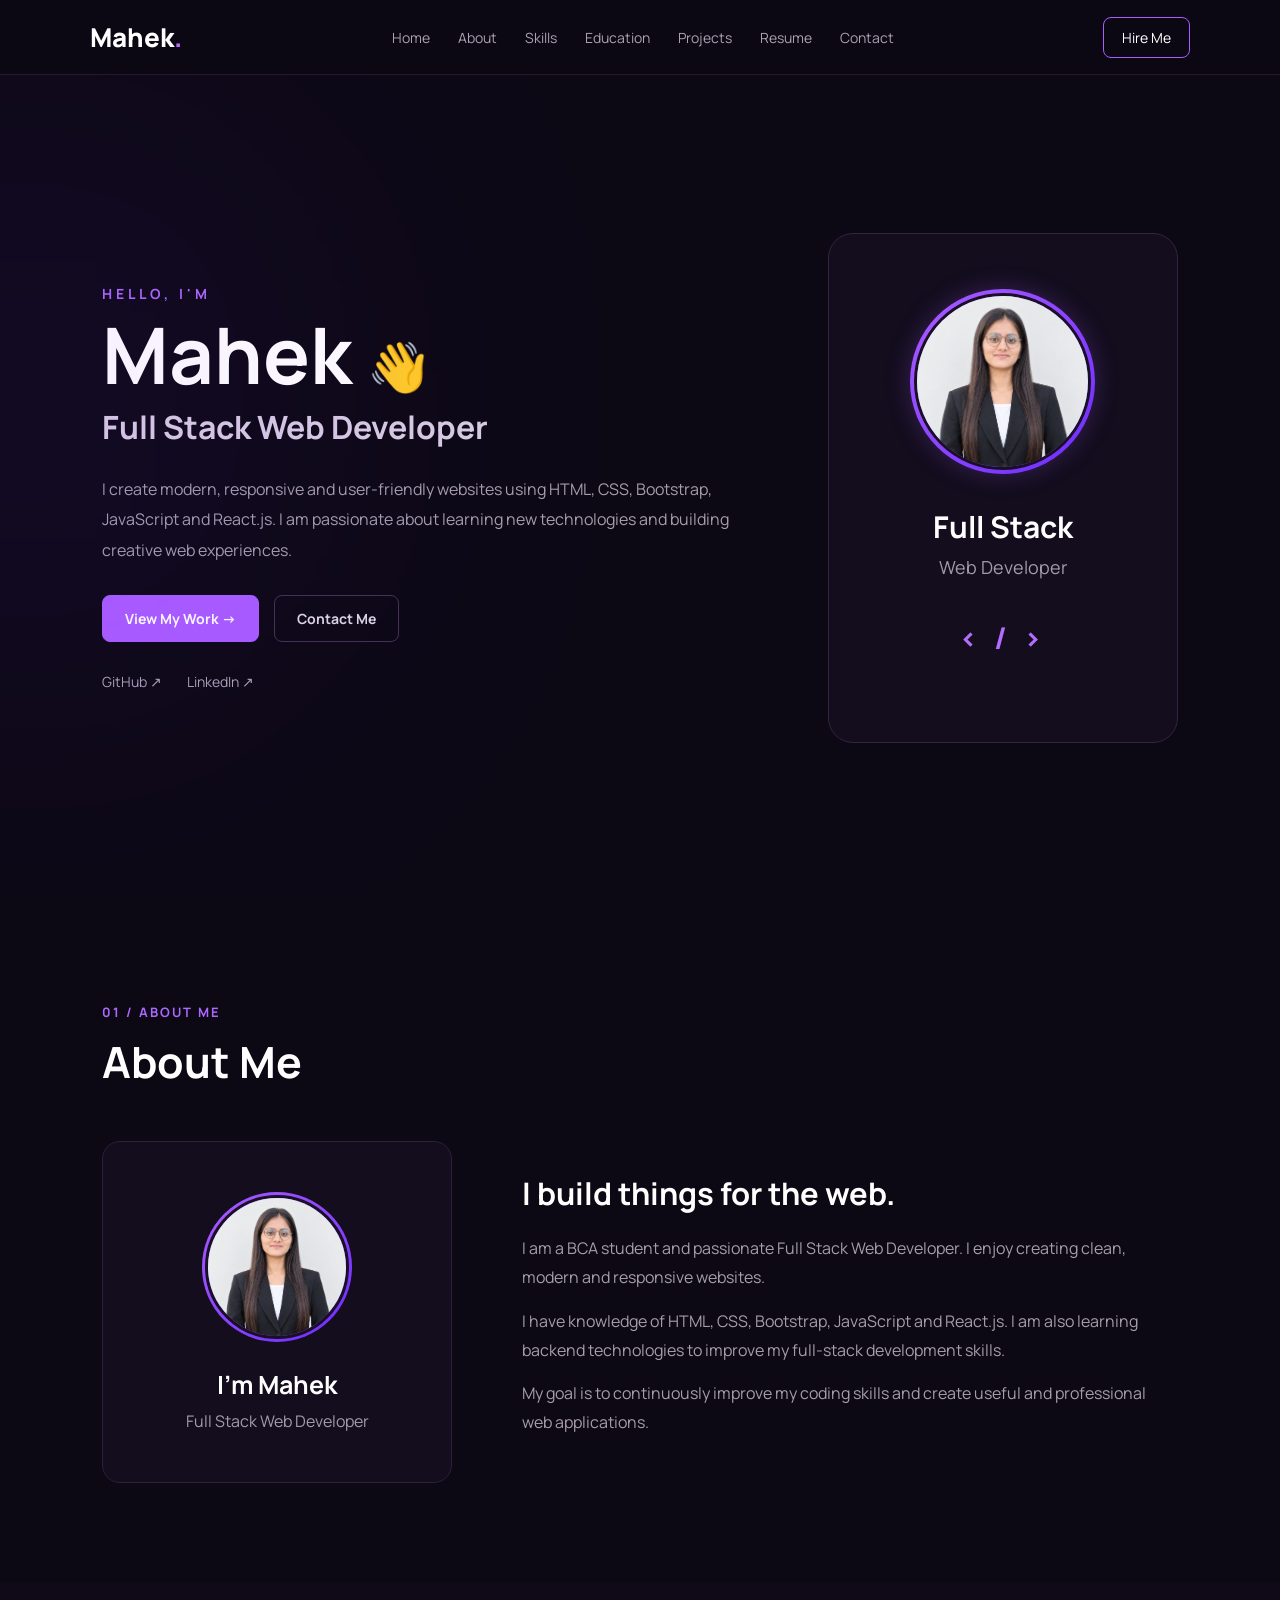
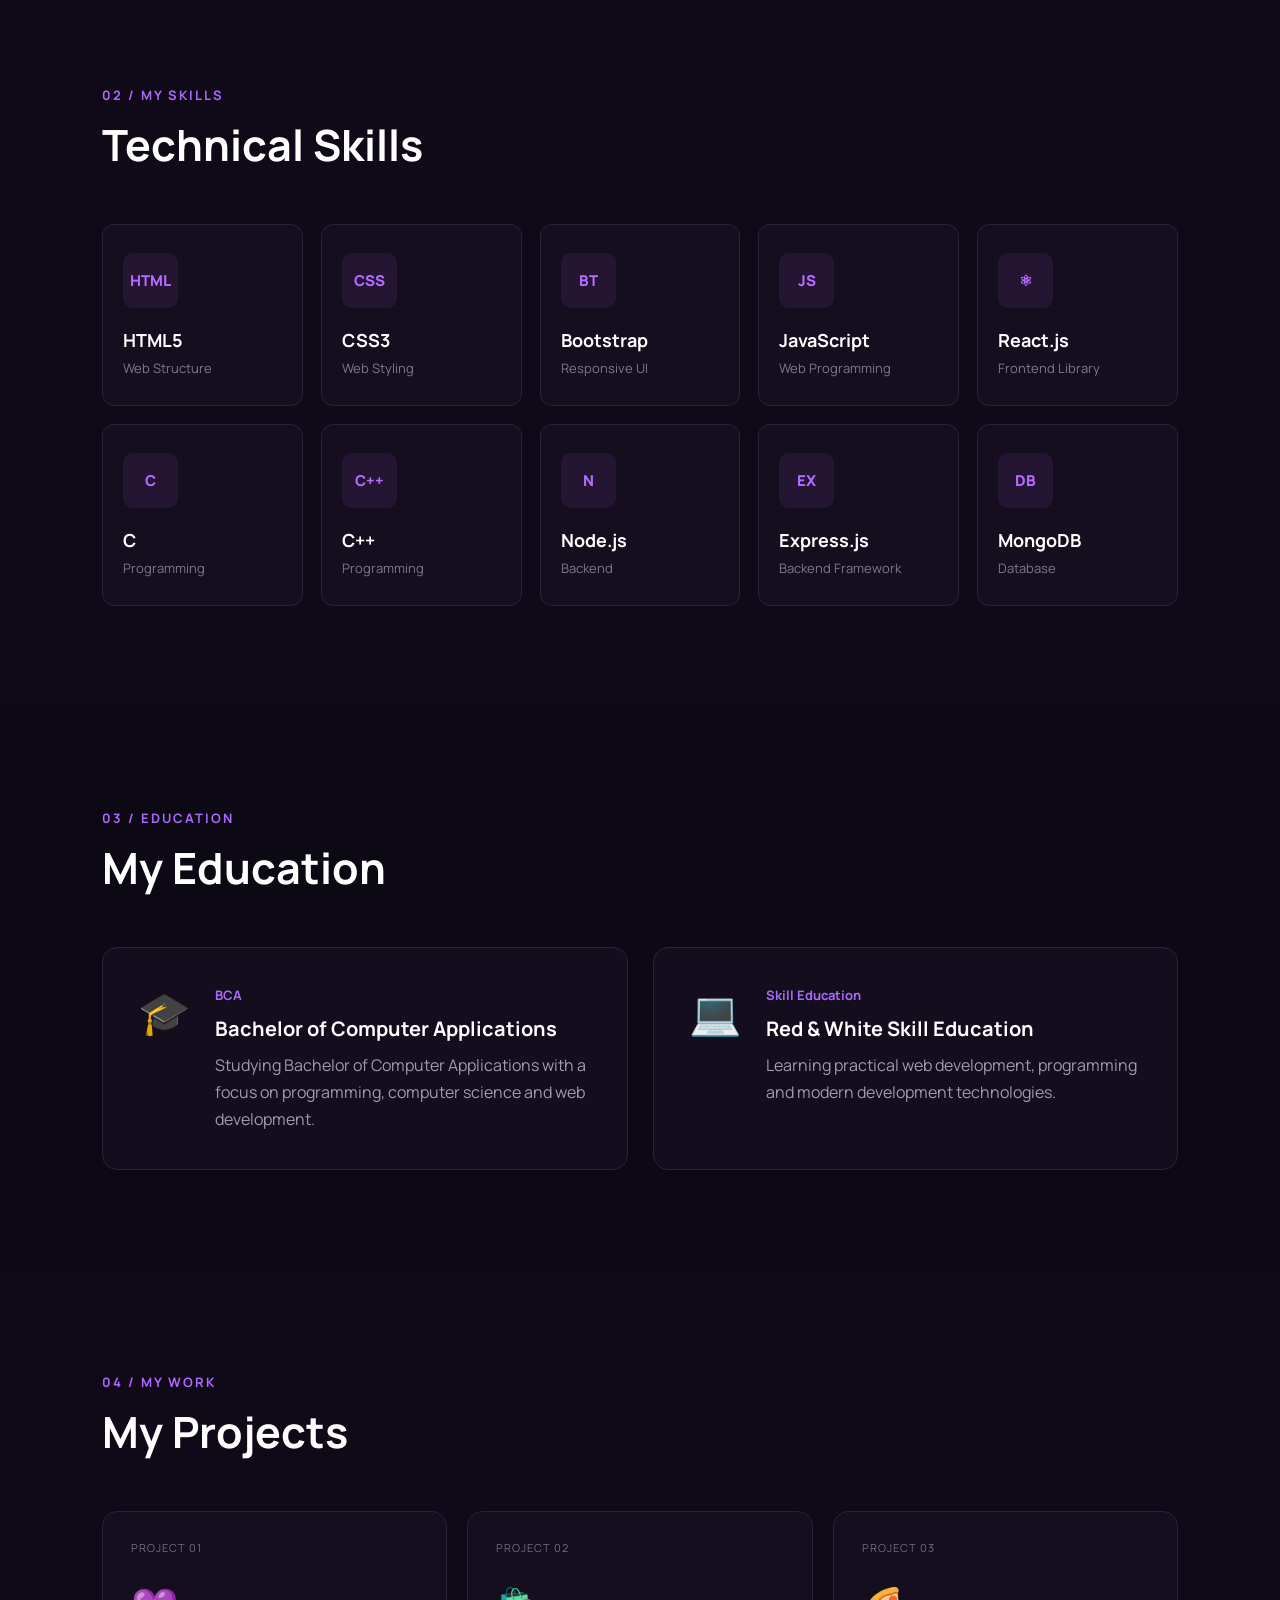
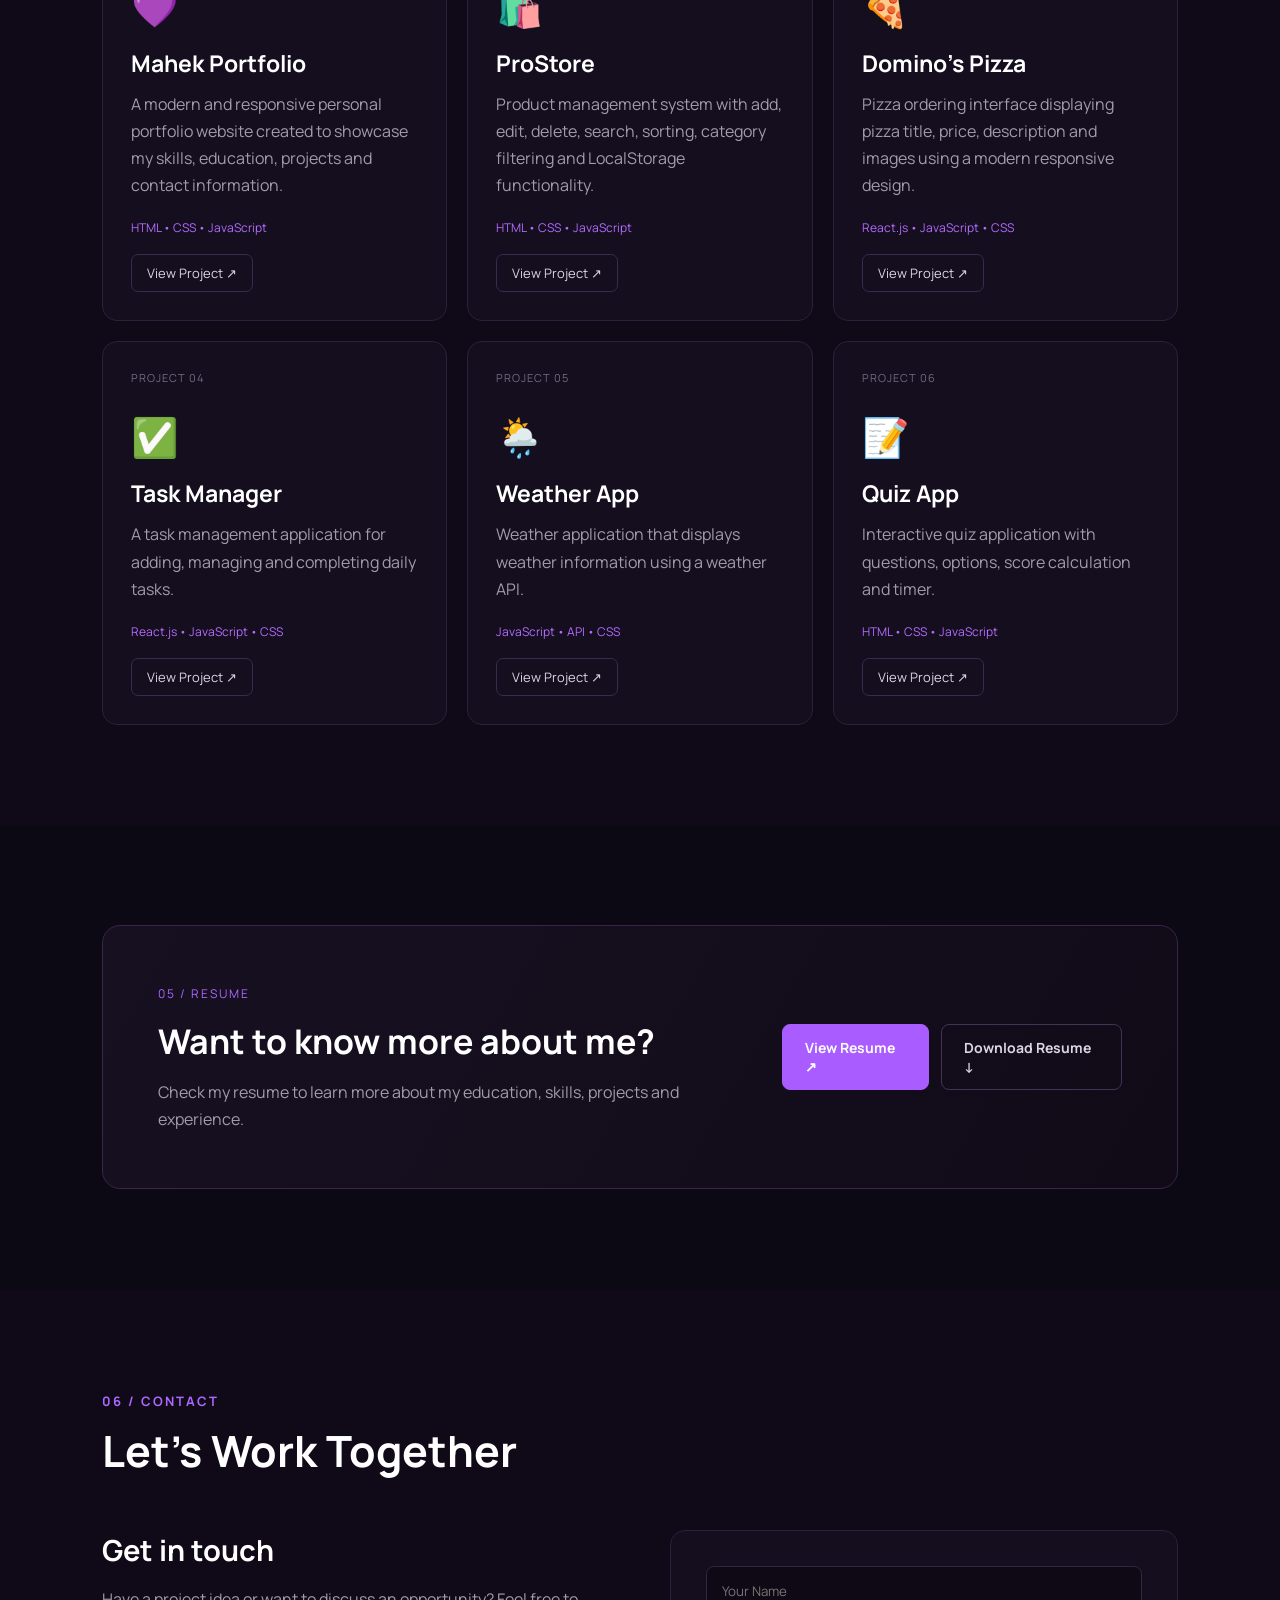
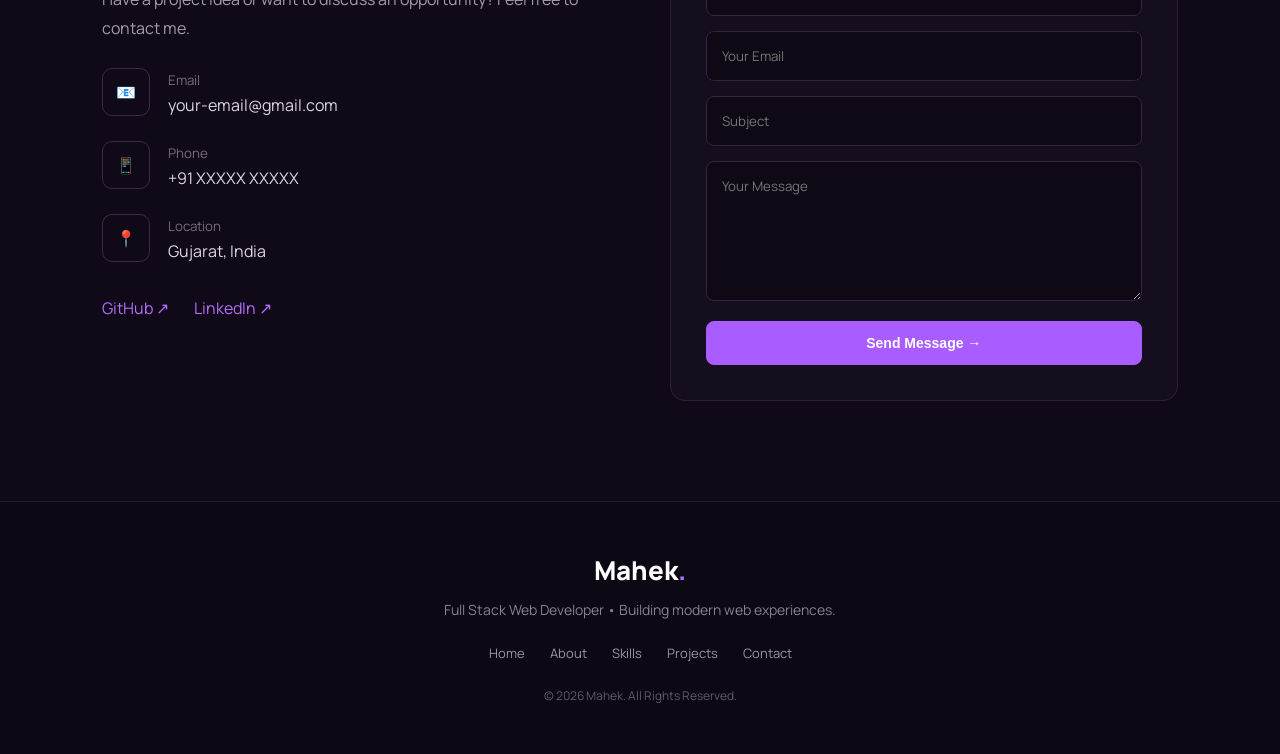
<file: index.html>
<!DOCTYPE html>
<html lang="en">

<head>

    <meta charset="UTF-8">

    <meta name="viewport" content="width=device-width, initial-scale=1.0">

    <meta
        name="description"
        content="Mahek - Full Stack Web Developer Portfolio"
    >

    <title>Mahek | Full Stack Web Developer</title>

    <link rel="stylesheet" href="style.css">

</head>

<body>


    <!-- ================= NAVBAR ================= -->

    <header class="header">

        <nav class="navbar">

            <a href="#home" class="logo">
                Mahek<span>.</span>
            </a>

            <button class="menu-btn" id="menuBtn">
                ☰
            </button>

            <div class="nav-links" id="navLinks">

                <a href="#home">Home</a>

                <a href="#about">About</a>

                <a href="#skills">Skills</a>

                <a href="#education">Education</a>

                <a href="#projects">Projects</a>

                <a href="#resume">Resume</a>

                <a href="#contact">Contact</a>

            </div>

            <a href="#contact" class="hire-btn">
                Hire Me
            </a>

        </nav>

    </header>




    <section class="hero" id="home">

        <!-- LEFT CONTENT -->

        <div class="hero-content">

            <p class="welcome">
                HELLO, I'M
            </p>

            <h1>
                Mahek <span>👋</span>
            </h1>

            <h2>
                Full Stack Web Developer
            </h2>

            <p class="hero-description">

                I create modern, responsive and user-friendly
                websites using HTML, CSS, Bootstrap, JavaScript
                and React.js. I am passionate about learning new
                technologies and building creative web experiences.

            </p>


            <div class="hero-buttons">

                <a
                    href="#projects"
                    class="btn primary-btn"
                >
                    View My Work →
                </a>

                <a
                    href="#contact"
                    class="btn secondary-btn"
                >
                    Contact Me
                </a>

            </div>


            <!-- SOCIAL LINKS -->

            <div class="social-links">

                <a
                    href="https://github.com/"
                    target="_blank"
                    rel="noopener noreferrer"
                >
                    GitHub ↗
                </a>

                <a
                    href="https://www.linkedin.com/"
                    target="_blank"
                    rel="noopener noreferrer"
                >
                    LinkedIn ↗
                </a>

            </div>

        </div>



        <!-- RIGHT PROFILE CARD -->

        <div class="hero-card">

            <!-- YOUR PHOTO -->

            <div class="profile-photo">

                <img
                    src="mahek.png"
                    alt="Mahek - Full Stack Web Developer"
                >

            </div>


            <h3>
                Full Stack
            </h3>

            <p>
                Web Developer
            </p>


            <div class="code-symbol">
                &lt; / &gt;
            </div>

        </div>
    </section>


    <section class="section" id="about">

        <div class="section-title">

            <span>
                01 / ABOUT ME
            </span>

            <h2>
                About Me
            </h2>

        </div>


        <div class="about-container">


            <div class="about-card">

                <div class="about-image">

                    <img
                        src="mahek.png"
                        alt="Mahek"
                    >

                </div>

                <h3>
                    I'm Mahek
                </h3>

                <p>
                    Full Stack Web Developer
                </p>

            </div>



            <div class="about-content">

                <h3>
                    I build things for the web.
                </h3>

                <p>

                    I am a BCA student and passionate Full Stack
                    Web Developer. I enjoy creating clean, modern
                    and responsive websites.

                </p>

                <p>

                    I have knowledge of HTML, CSS, Bootstrap,
                    JavaScript and React.js. I am also learning
                    backend technologies to improve my full-stack
                    development skills.

                </p>

                <p>

                    My goal is to continuously improve my coding
                    skills and create useful and professional
                    web applications.

                </p>

            </div>

        </div>

    </section>



    <!-- ================= SKILLS ================= -->

    <section class="section dark-section" id="skills">

        <div class="section-title">

            <span>
                02 / MY SKILLS
            </span>

            <h2>
                Technical Skills
            </h2>

        </div>


        <div class="skills-container">


            <div class="skill-card">

                <div class="skill-icon">
                    HTML
                </div>

                <h3>
                    HTML5
                </h3>

                <p>
                    Web Structure
                </p>

            </div>



            <div class="skill-card">

                <div class="skill-icon">
                    CSS
                </div>

                <h3>
                    CSS3
                </h3>

                <p>
                    Web Styling
                </p>

            </div>



            <div class="skill-card">

                <div class="skill-icon">
                    BT
                </div>

                <h3>
                    Bootstrap
                </h3>

                <p>
                    Responsive UI
                </p>

            </div>



            <div class="skill-card">

                <div class="skill-icon">
                    JS
                </div>

                <h3>
                    JavaScript
                </h3>

                <p>
                    Web Programming
                </p>

            </div>



            <div class="skill-card">

                <div class="skill-icon">
                    ⚛
                </div>

                <h3>
                    React.js
                </h3>

                <p>
                    Frontend Library
                </p>

            </div>



            <div class="skill-card">

                <div class="skill-icon">
                    C
                </div>

                <h3>
                    C
                </h3>

                <p>
                    Programming
                </p>

            </div>



            <div class="skill-card">

                <div class="skill-icon">
                    C++
                </div>

                <h3>
                    C++
                </h3>

                <p>
                    Programming
                </p>

            </div>



            <div class="skill-card">

                <div class="skill-icon">
                    N
                </div>

                <h3>
                    Node.js
                </h3>

                <p>
                    Backend
                </p>

            </div>



            <div class="skill-card">

                <div class="skill-icon">
                    EX
                </div>

                <h3>
                    Express.js
                </h3>

                <p>
                    Backend Framework
                </p>

            </div>



            <div class="skill-card">

                <div class="skill-icon">
                    DB
                </div>

                <h3>
                    MongoDB
                </h3>

                <p>
                    Database
                </p>

            </div>


        </div>

    </section>



    <!-- ================= EDUCATION ================= -->

    <section class="section" id="education">

        <div class="section-title">

            <span>
                03 / EDUCATION
            </span>

            <h2>
                My Education
            </h2>

        </div>


        <div class="education-container">


            <div class="education-card">

                <div class="education-icon">
                    🎓
                </div>

                <div>

                    <span class="education-year">
                        BCA
                    </span>

                    <h3>
                        Bachelor of Computer Applications
                    </h3>

                    <p>

                        Studying Bachelor of Computer Applications
                        with a focus on programming, computer science
                        and web development.

                    </p>

                </div>

            </div>



            <div class="education-card">

                <div class="education-icon">
                    💻
                </div>

                <div>

                    <span class="education-year">
                        Skill Education
                    </span>

                    <h3>
                        Red & White Skill Education
                    </h3>

                    <p>

                        Learning practical web development,
                        programming and modern development
                        technologies.

                    </p>

                </div>

            </div>


        </div>

    </section>



    <!-- ================= PROJECTS ================= -->

    <section class="section dark-section" id="projects">

        <div class="section-title">

            <span>
                04 / MY WORK
            </span>

            <h2>
                My Projects
            </h2>

        </div>


        <div class="projects-container">


            <!-- PROJECT 1 -->

            <div class="project-card">

                <div class="project-number">
                    PROJECT 01
                </div>

                <div class="project-icon">
                    💜
                </div>

                <h3>
                    Mahek Portfolio
                </h3>

                <p>

                    A modern and responsive personal portfolio
                    website created to showcase my skills,
                    education, projects and contact information.

                </p>

                <span class="technology">
                    HTML • CSS • JavaScript
                </span>

                <a href="#" class="project-link">
                    View Project ↗
                </a>

            </div>



            <!-- PROJECT 2 -->

            <div class="project-card">

                <div class="project-number">
                    PROJECT 02
                </div>

                <div class="project-icon">
                    🛍️
                </div>

                <h3>
                    ProStore
                </h3>

                <p>

                    Product management system with add, edit,
                    delete, search, sorting, category filtering
                    and LocalStorage functionality.

                </p>

                <span class="technology">
                    HTML • CSS • JavaScript
                </span>

                <a href="#" class="project-link">
                    View Project ↗
                </a>

            </div>



            <!-- PROJECT 3 -->

            <div class="project-card">

                <div class="project-number">
                    PROJECT 03
                </div>

                <div class="project-icon">
                    🍕
                </div>

                <h3>
                    Domino's Pizza
                </h3>

                <p>

                    Pizza ordering interface displaying pizza
                    title, price, description and images using
                    a modern responsive design.

                </p>

                <span class="technology">
                    React.js • JavaScript • CSS
                </span>

                <a href="#" class="project-link">
                    View Project ↗
                </a>

            </div>



            <!-- PROJECT 4 -->

            <div class="project-card">

                <div class="project-number">
                    PROJECT 04
                </div>

                <div class="project-icon">
                    ✅
                </div>

                <h3>
                    Task Manager
                </h3>

                <p>

                    A task management application for adding,
                    managing and completing daily tasks.

                </p>

                <span class="technology">
                    React.js • JavaScript • CSS
                </span>

                <a href="#" class="project-link">
                    View Project ↗
                </a>

            </div>



            <!-- PROJECT 5 -->

            <div class="project-card">

                <div class="project-number">
                    PROJECT 05
                </div>

                <div class="project-icon">
                    🌦️
                </div>

                <h3>
                    Weather App
                </h3>

                <p>

                    Weather application that displays weather
                    information using a weather API.

                </p>

                <span class="technology">
                    JavaScript • API • CSS
                </span>

                <a href="#" class="project-link">
                    View Project ↗
                </a>

            </div>



            <!-- PROJECT 6 -->

            <div class="project-card">

                <div class="project-number">
                    PROJECT 06
                </div>

                <div class="project-icon">
                    📝
                </div>

                <h3>
                    Quiz App
                </h3>

                <p>

                    Interactive quiz application with questions,
                    options, score calculation and timer.

                </p>

                <span class="technology">
                    HTML • CSS • JavaScript
                </span>

                <a href="#" class="project-link">
                    View Project ↗
                </a>

            </div>


        </div>

    </section>


    <section class="section" id="resume">

        <div class="resume-box">

            <div>

                <span>
                    05 / RESUME
                </span>

                <h2>
                    Want to know more about me?
                </h2>

                <p>

                    Check my resume to learn more about my education,
                    skills, projects and experience.

                </p>

            </div>


            <div class="resume-buttons">

                <a
                    href="Mahek-Resume.pdf"
                    target="_blank"
                    class="btn primary-btn"
                >
                    View Resume ↗
                </a>

                <a
                    href="Mahek-Resume.pdf"
                    download
                    class="btn secondary-btn"
                >
                    Download Resume ↓
                </a>

            </div>
        </div>
    </section>

    <section class="section dark-section" id="contact">

        <div class="section-title">

            <span>
                06 / CONTACT
            </span>

            <h2>
                Let's Work Together
            </h2>

        </div>


        <div class="contact-container">
            <div class="contact-info">

                <h3>
                    Get in touch
                </h3>

                <p>

                    Have a project idea or want to discuss an
                    opportunity? Feel free to contact me.

                </p>


                <div class="contact-item">
                    <div class="contact-icon">
                        📧
                    </div>

                    <div>
                        <small>
                            Email
                        </small>

                        <p>
                            your-email@gmail.com
                        </p>
                    </div>
                </div>


                <div class="contact-item">
                    <div class="contact-icon">
                        📱
                    </div>

                    <div>
                        <small>
                            Phone
                        </small>

                        <p>
                            +91 XXXXX XXXXX
                        </p>

                    </div>
                </div>

                <div class="contact-item">

                    <div class="contact-icon">
                        📍
                    </div>

                    <div>

                        <small>
                            Location
                        </small>

                        <p>
                            Gujarat, India
                        </p>

                    </div>

                </div>


                <div class="contact-socials">

                    <a
                        href="https://github.com/"
                        target="_blank"
                    >
                        GitHub ↗
                    </a>

                    <a
                        href="https://www.linkedin.com/"
                        target="_blank"
                    >
                        LinkedIn ↗
                    </a>

                </div>

            </div>



            <!-- CONTACT FORM -->

            <form
                id="contactForm"
                class="contact-form"
            >

                <input
                    type="text"
                    id="name"
                    placeholder="Your Name"
                    required
                >

                <input
                    type="email"
                    id="email"
                    placeholder="Your Email"
                    required
                >

                <input
                    type="text"
                    id="subject"
                    placeholder="Subject"
                    required
                >

                <textarea
                    id="message"
                    rows="6"
                    placeholder="Your Message"
                    required
                ></textarea>

                <button
                    type="submit"
                    class="btn primary-btn"
                >
                    Send Message →
                </button>

            </form>


        </div>

    </section>


    <footer>

        <div class="footer-logo">
            Mahek<span>.</span>
        </div>

        <p>
            Full Stack Web Developer • Building modern web experiences.
        </p>


        <div class="footer-links">

            <a href="#home">
                Home
            </a>

            <a href="#about">
                About
            </a>

            <a href="#skills">
                Skills
            </a>

            <a href="#projects">
                Projects
            </a>

            <a href="#contact">
                Contact
            </a>

        </div>


        <div class="copyright">
            © 2026 Mahek. All Rights Reserved.
        </div>

    </footer>


    <script src="script2.js"></script>

</body>

</html>
</file>
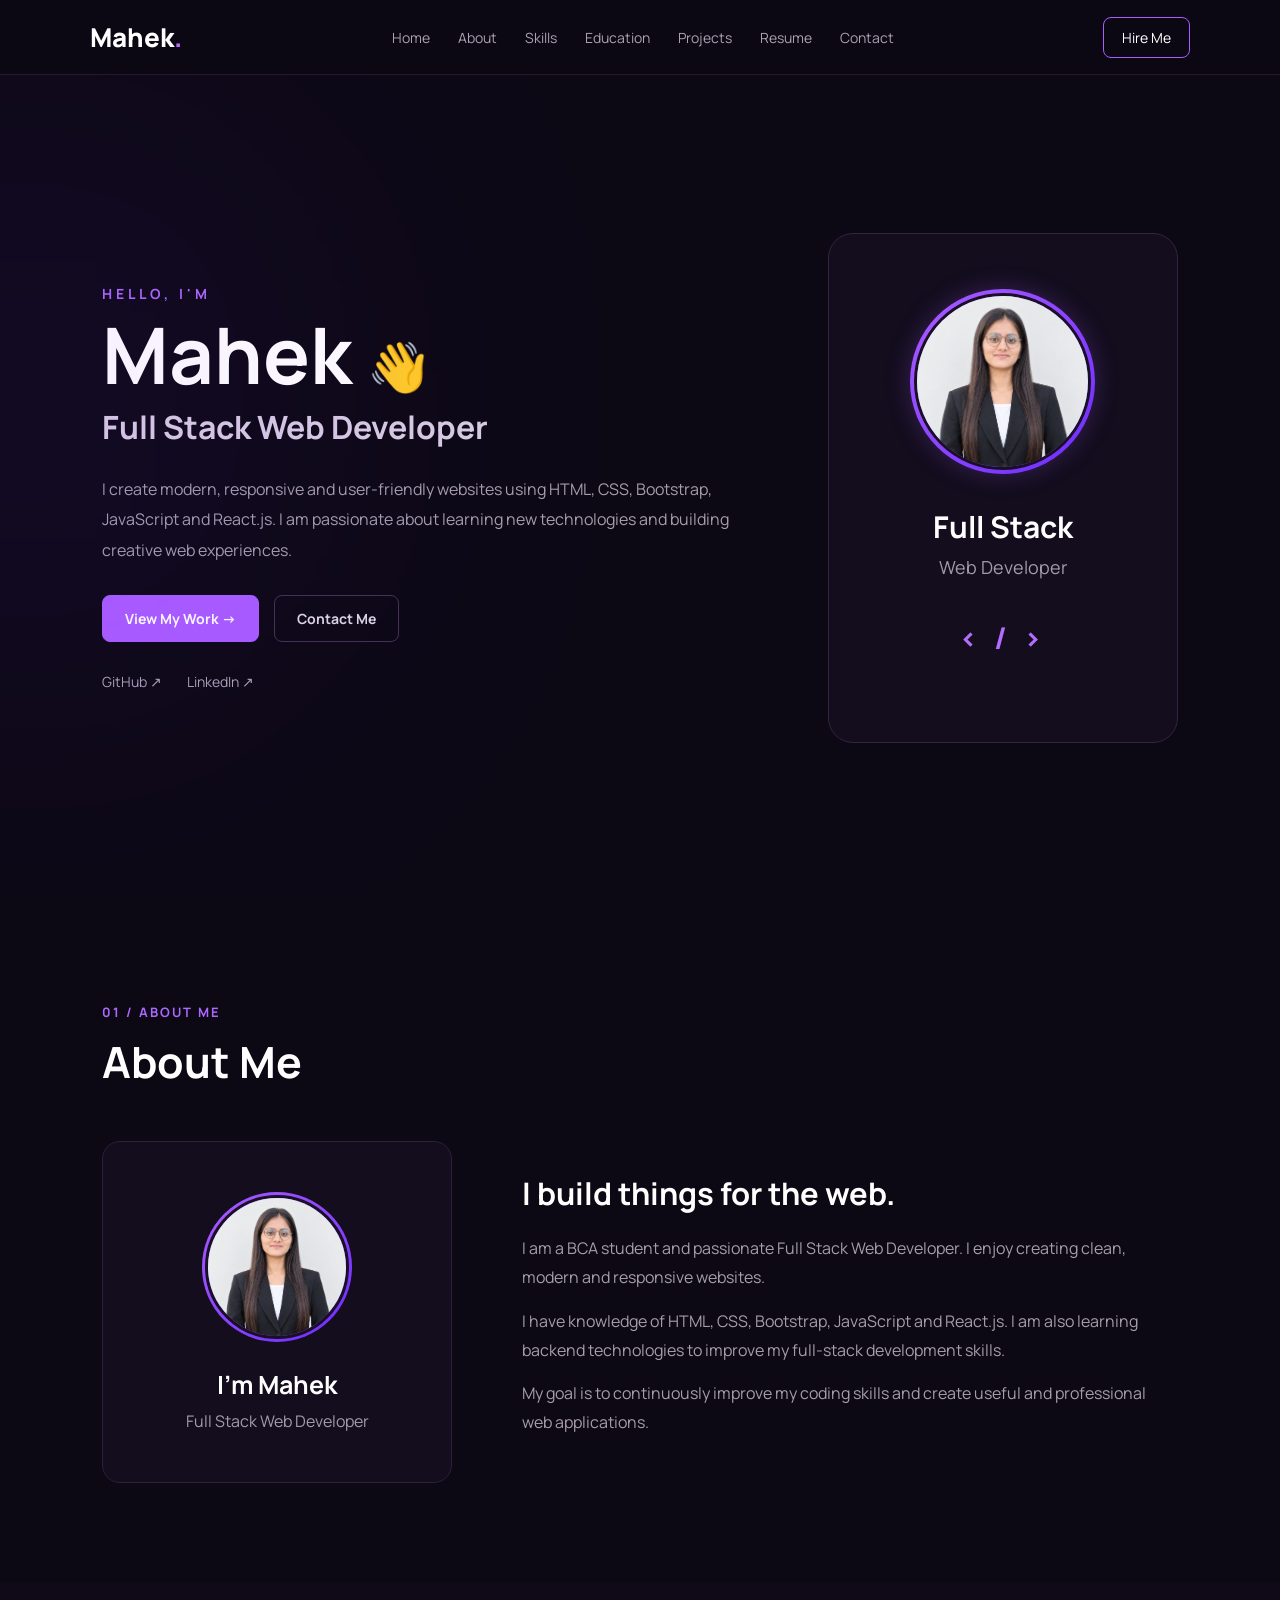
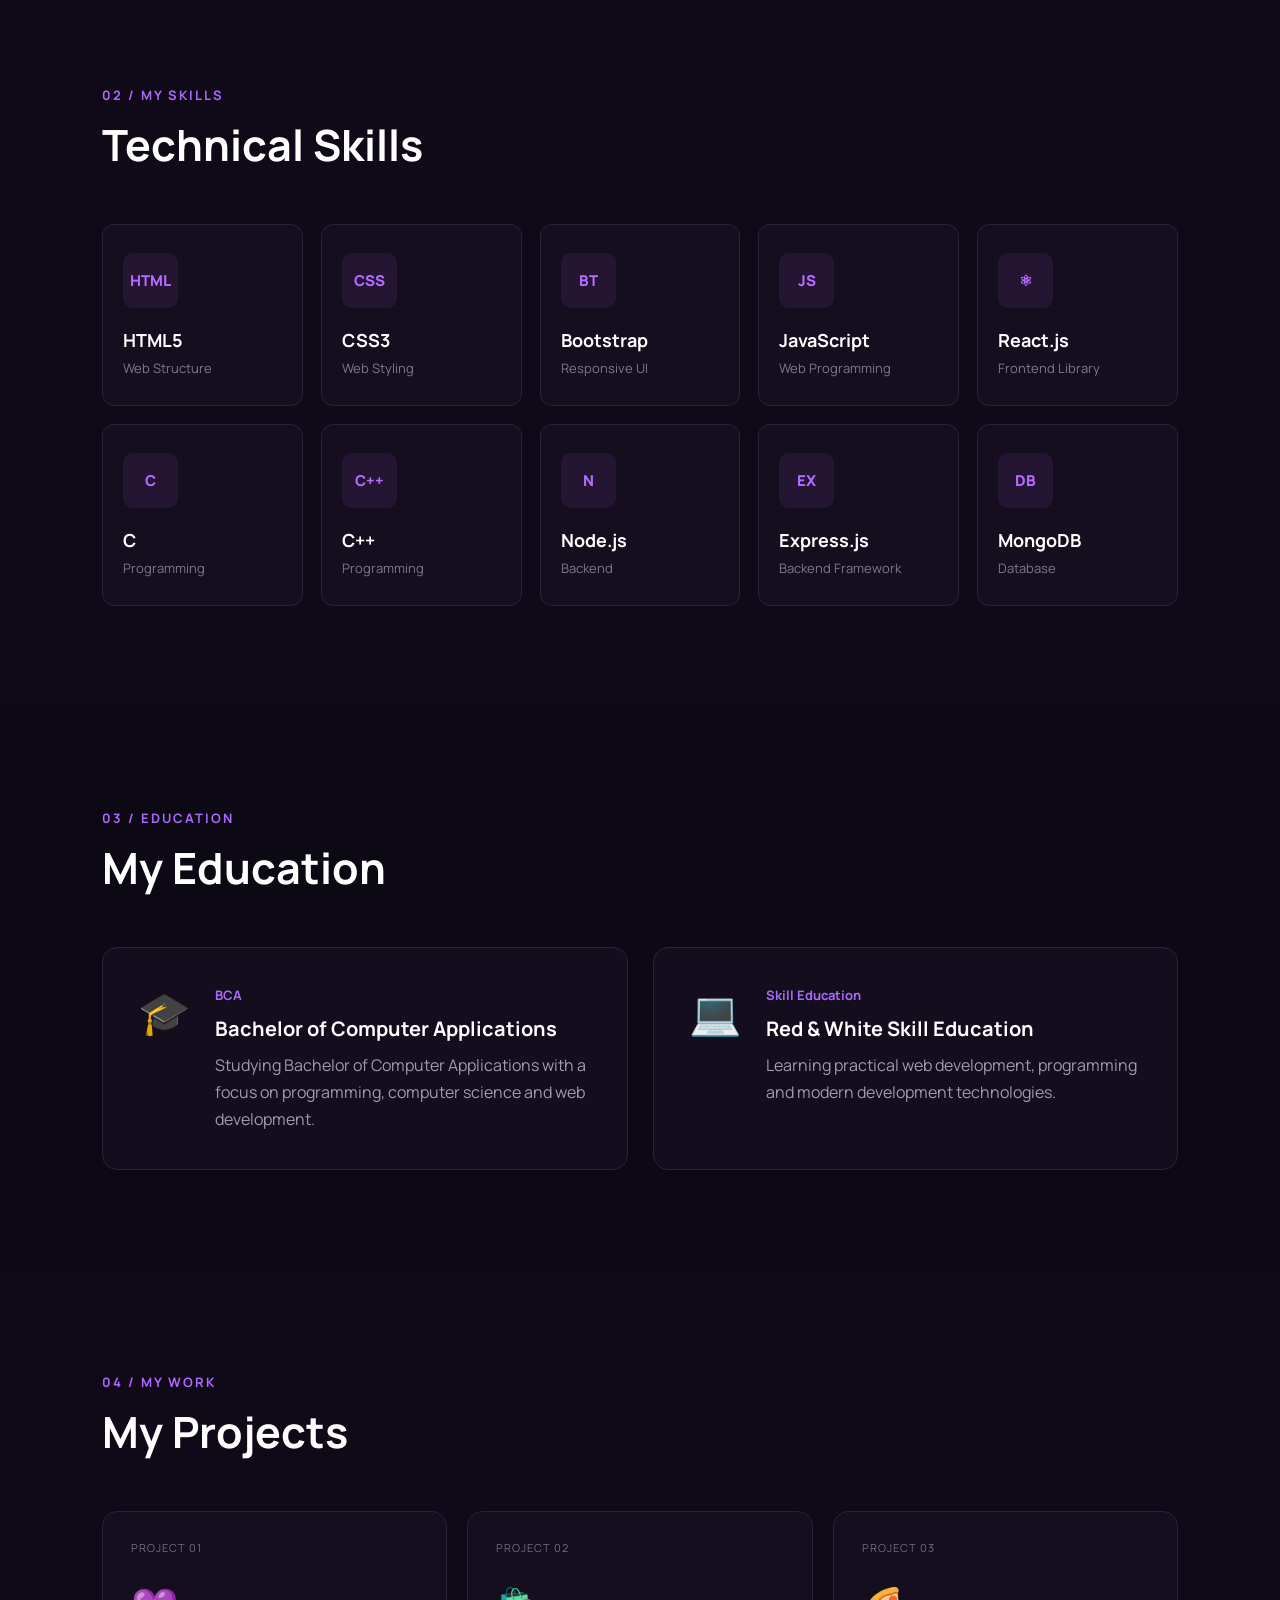
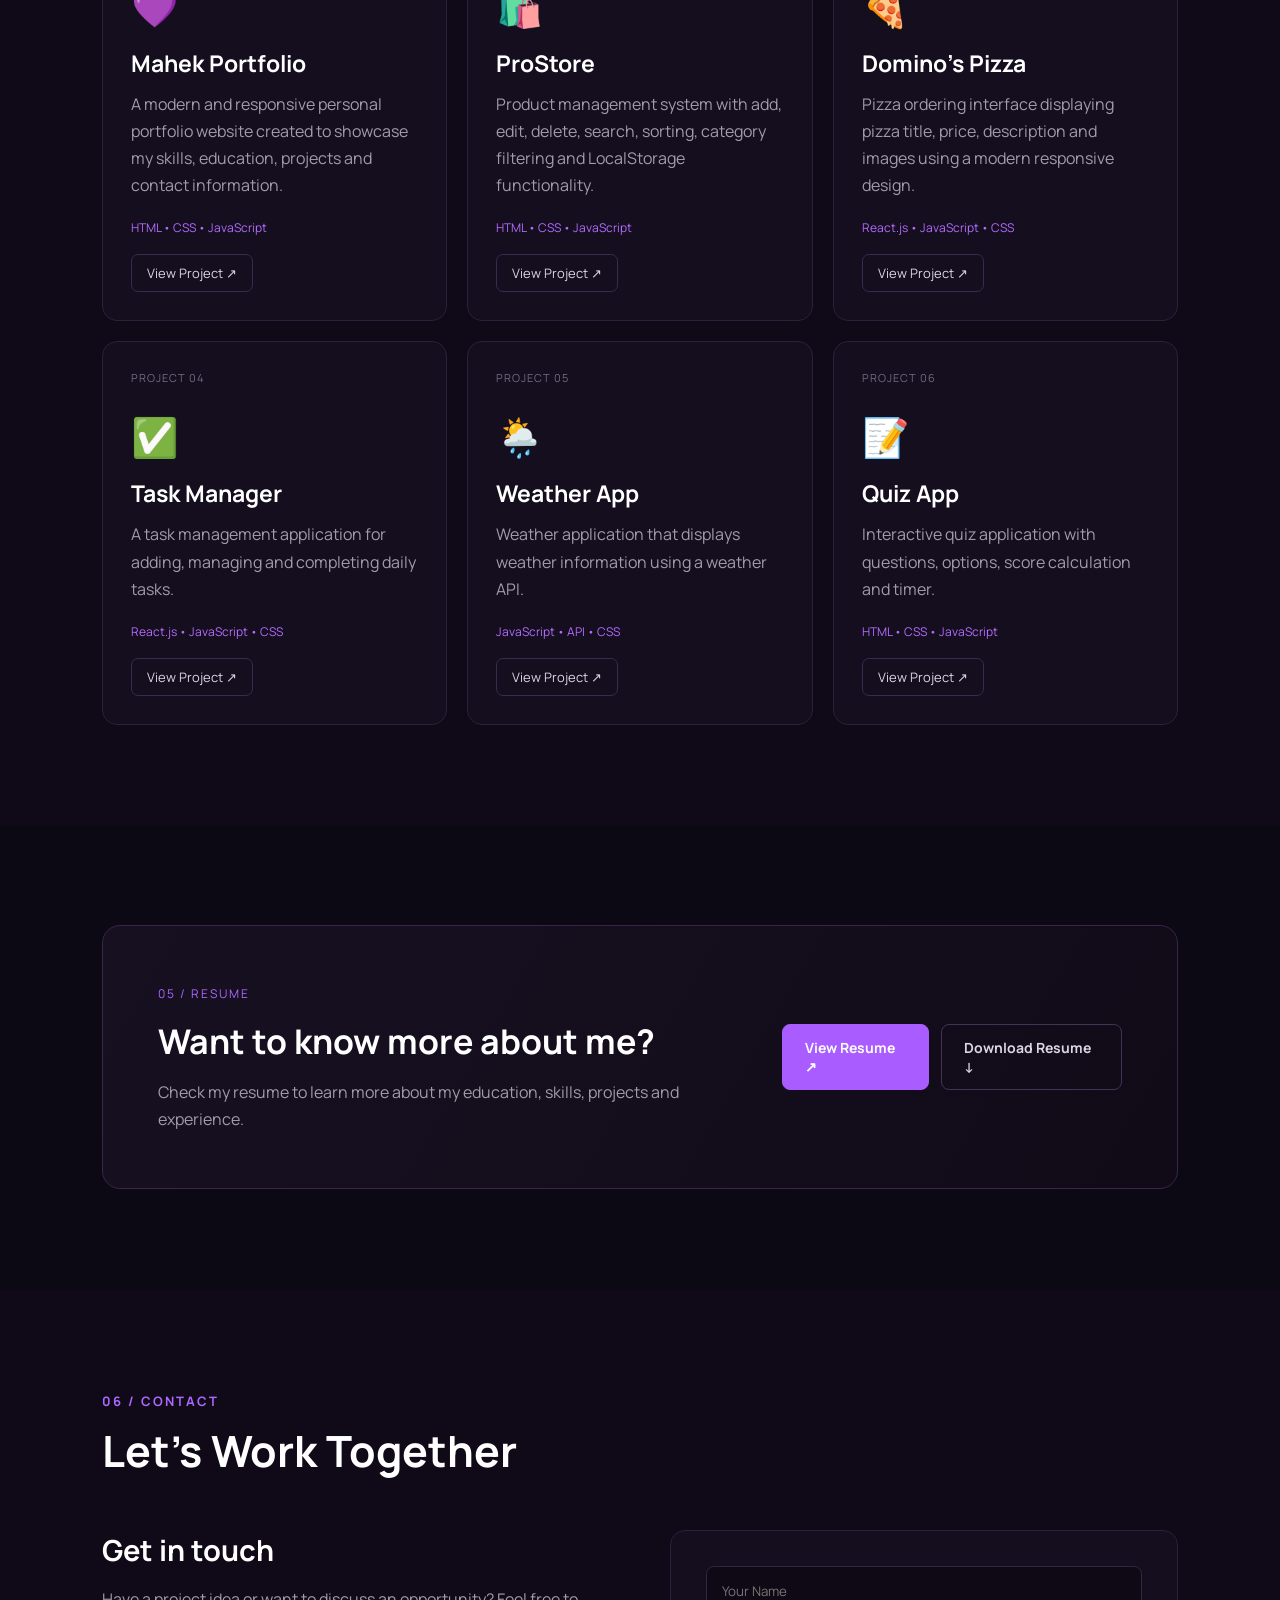
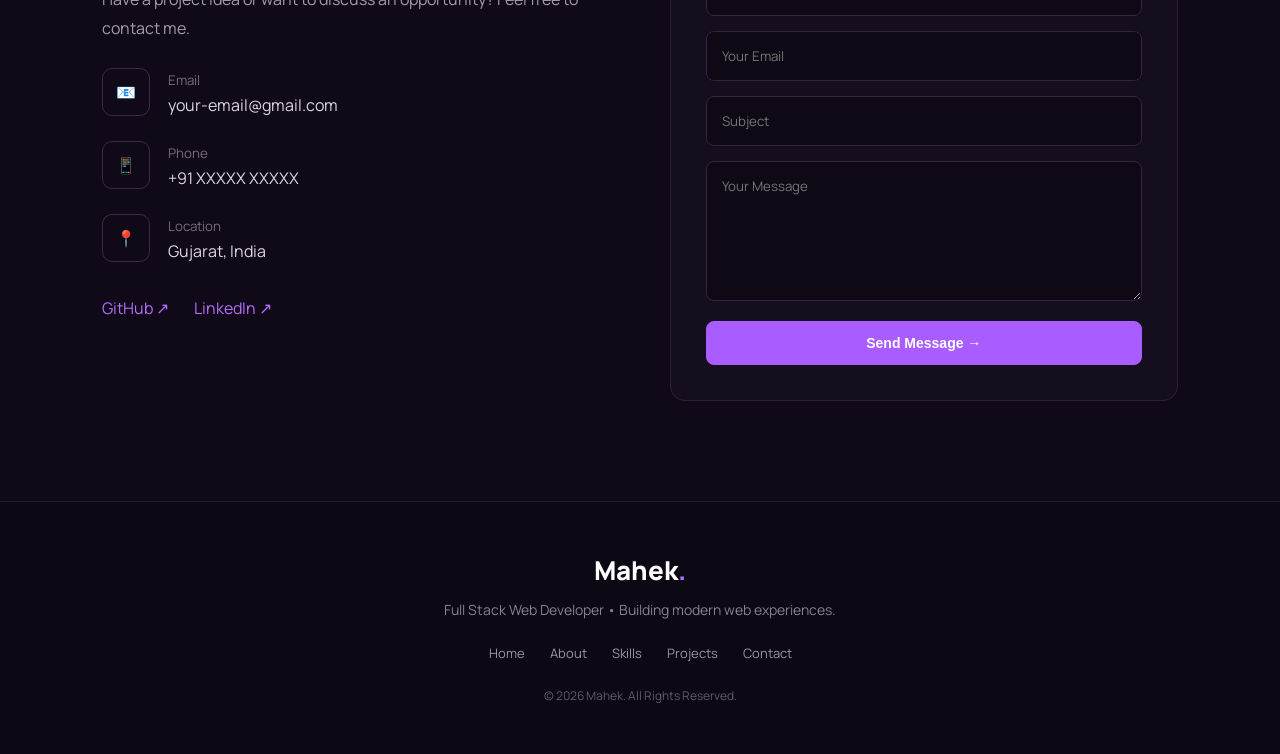
<file: index3.html>
<!DOCTYPE html>
<html lang="en">

<head>

    <meta charset="UTF-8">

    <meta name="viewport" content="width=device-width, initial-scale=1.0">

    <meta
        name="description"
        content="Mahek - Full Stack Web Developer Portfolio"
    >

    <title>Mahek | Full Stack Web Developer</title>

    <link rel="stylesheet" href="style.css">

</head>

<body>


    <!-- ================= NAVBAR ================= -->

    <header class="header">

        <nav class="navbar">

            <a href="#home" class="logo">
                Mahek<span>.</span>
            </a>

            <button class="menu-btn" id="menuBtn">
                ☰
            </button>

            <div class="nav-links" id="navLinks">

                <a href="#home">Home</a>

                <a href="#about">About</a>

                <a href="#skills">Skills</a>

                <a href="#education">Education</a>

                <a href="#projects">Projects</a>

                <a href="#resume">Resume</a>

                <a href="#contact">Contact</a>

            </div>

            <a href="#contact" class="hire-btn">
                Hire Me
            </a>

        </nav>

    </header>




    <section class="hero" id="home">

        <!-- LEFT CONTENT -->

        <div class="hero-content">

            <p class="welcome">
                HELLO, I'M
            </p>

            <h1>
                Mahek <span>👋</span>
            </h1>

            <h2>
                Full Stack Web Developer
            </h2>

            <p class="hero-description">

                I create modern, responsive and user-friendly
                websites using HTML, CSS, Bootstrap, JavaScript
                and React.js. I am passionate about learning new
                technologies and building creative web experiences.

            </p>


            <div class="hero-buttons">

                <a
                    href="#projects"
                    class="btn primary-btn"
                >
                    View My Work →
                </a>

                <a
                    href="#contact"
                    class="btn secondary-btn"
                >
                    Contact Me
                </a>

            </div>


            <!-- SOCIAL LINKS -->

            <div class="social-links">

                <a
                    href="https://github.com/"
                    target="_blank"
                    rel="noopener noreferrer"
                >
                    GitHub ↗
                </a>

                <a
                    href="https://www.linkedin.com/"
                    target="_blank"
                    rel="noopener noreferrer"
                >
                    LinkedIn ↗
                </a>

            </div>

        </div>



        <!-- RIGHT PROFILE CARD -->

        <div class="hero-card">

            <!-- YOUR PHOTO -->

            <div class="profile-photo">

                <img
                    src="mahek.png"
                    alt="Mahek - Full Stack Web Developer"
                >

            </div>


            <h3>
                Full Stack
            </h3>

            <p>
                Web Developer
            </p>


            <div class="code-symbol">
                &lt; / &gt;
            </div>

        </div>
    </section>


    <section class="section" id="about">

        <div class="section-title">

            <span>
                01 / ABOUT ME
            </span>

            <h2>
                About Me
            </h2>

        </div>


        <div class="about-container">


            <div class="about-card">

                <div class="about-image">

                    <img
                        src="mahek.png"
                        alt="Mahek"
                    >

                </div>

                <h3>
                    I'm Mahek
                </h3>

                <p>
                    Full Stack Web Developer
                </p>

            </div>



            <div class="about-content">

                <h3>
                    I build things for the web.
                </h3>

                <p>

                    I am a BCA student and passionate Full Stack
                    Web Developer. I enjoy creating clean, modern
                    and responsive websites.

                </p>

                <p>

                    I have knowledge of HTML, CSS, Bootstrap,
                    JavaScript and React.js. I am also learning
                    backend technologies to improve my full-stack
                    development skills.

                </p>

                <p>

                    My goal is to continuously improve my coding
                    skills and create useful and professional
                    web applications.

                </p>

            </div>

        </div>

    </section>



    <!-- ================= SKILLS ================= -->

    <section class="section dark-section" id="skills">

        <div class="section-title">

            <span>
                02 / MY SKILLS
            </span>

            <h2>
                Technical Skills
            </h2>

        </div>


        <div class="skills-container">


            <div class="skill-card">

                <div class="skill-icon">
                    HTML
                </div>

                <h3>
                    HTML5
                </h3>

                <p>
                    Web Structure
                </p>

            </div>



            <div class="skill-card">

                <div class="skill-icon">
                    CSS
                </div>

                <h3>
                    CSS3
                </h3>

                <p>
                    Web Styling
                </p>

            </div>



            <div class="skill-card">

                <div class="skill-icon">
                    BT
                </div>

                <h3>
                    Bootstrap
                </h3>

                <p>
                    Responsive UI
                </p>

            </div>



            <div class="skill-card">

                <div class="skill-icon">
                    JS
                </div>

                <h3>
                    JavaScript
                </h3>

                <p>
                    Web Programming
                </p>

            </div>



            <div class="skill-card">

                <div class="skill-icon">
                    ⚛
                </div>

                <h3>
                    React.js
                </h3>

                <p>
                    Frontend Library
                </p>

            </div>



            <div class="skill-card">

                <div class="skill-icon">
                    C
                </div>

                <h3>
                    C
                </h3>

                <p>
                    Programming
                </p>

            </div>



            <div class="skill-card">

                <div class="skill-icon">
                    C++
                </div>

                <h3>
                    C++
                </h3>

                <p>
                    Programming
                </p>

            </div>



            <div class="skill-card">

                <div class="skill-icon">
                    N
                </div>

                <h3>
                    Node.js
                </h3>

                <p>
                    Backend
                </p>

            </div>



            <div class="skill-card">

                <div class="skill-icon">
                    EX
                </div>

                <h3>
                    Express.js
                </h3>

                <p>
                    Backend Framework
                </p>

            </div>



            <div class="skill-card">

                <div class="skill-icon">
                    DB
                </div>

                <h3>
                    MongoDB
                </h3>

                <p>
                    Database
                </p>

            </div>


        </div>

    </section>



    <!-- ================= EDUCATION ================= -->

    <section class="section" id="education">

        <div class="section-title">

            <span>
                03 / EDUCATION
            </span>

            <h2>
                My Education
            </h2>

        </div>


        <div class="education-container">


            <div class="education-card">

                <div class="education-icon">
                    🎓
                </div>

                <div>

                    <span class="education-year">
                        BCA
                    </span>

                    <h3>
                        Bachelor of Computer Applications
                    </h3>

                    <p>

                        Studying Bachelor of Computer Applications
                        with a focus on programming, computer science
                        and web development.

                    </p>

                </div>

            </div>



            <div class="education-card">

                <div class="education-icon">
                    💻
                </div>

                <div>

                    <span class="education-year">
                        Skill Education
                    </span>

                    <h3>
                        Red & White Skill Education
                    </h3>

                    <p>

                        Learning practical web development,
                        programming and modern development
                        technologies.

                    </p>

                </div>

            </div>


        </div>

    </section>



    <!-- ================= PROJECTS ================= -->

    <section class="section dark-section" id="projects">

        <div class="section-title">

            <span>
                04 / MY WORK
            </span>

            <h2>
                My Projects
            </h2>

        </div>


        <div class="projects-container">


            <!-- PROJECT 1 -->

            <div class="project-card">

                <div class="project-number">
                    PROJECT 01
                </div>

                <div class="project-icon">
                    💜
                </div>

                <h3>
                    Mahek Portfolio
                </h3>

                <p>

                    A modern and responsive personal portfolio
                    website created to showcase my skills,
                    education, projects and contact information.

                </p>

                <span class="technology">
                    HTML • CSS • JavaScript
                </span>

                <a href="#" class="project-link">
                    View Project ↗
                </a>

            </div>



            <!-- PROJECT 2 -->

            <div class="project-card">

                <div class="project-number">
                    PROJECT 02
                </div>

                <div class="project-icon">
                    🛍️
                </div>

                <h3>
                    ProStore
                </h3>

                <p>

                    Product management system with add, edit,
                    delete, search, sorting, category filtering
                    and LocalStorage functionality.

                </p>

                <span class="technology">
                    HTML • CSS • JavaScript
                </span>

                <a href="#" class="project-link">
                    View Project ↗
                </a>

            </div>



            <!-- PROJECT 3 -->

            <div class="project-card">

                <div class="project-number">
                    PROJECT 03
                </div>

                <div class="project-icon">
                    🍕
                </div>

                <h3>
                    Domino's Pizza
                </h3>

                <p>

                    Pizza ordering interface displaying pizza
                    title, price, description and images using
                    a modern responsive design.

                </p>

                <span class="technology">
                    React.js • JavaScript • CSS
                </span>

                <a href="#" class="project-link">
                    View Project ↗
                </a>

            </div>



            <!-- PROJECT 4 -->

            <div class="project-card">

                <div class="project-number">
                    PROJECT 04
                </div>

                <div class="project-icon">
                    ✅
                </div>

                <h3>
                    Task Manager
                </h3>

                <p>

                    A task management application for adding,
                    managing and completing daily tasks.

                </p>

                <span class="technology">
                    React.js • JavaScript • CSS
                </span>

                <a href="#" class="project-link">
                    View Project ↗
                </a>

            </div>



            <!-- PROJECT 5 -->

            <div class="project-card">

                <div class="project-number">
                    PROJECT 05
                </div>

                <div class="project-icon">
                    🌦️
                </div>

                <h3>
                    Weather App
                </h3>

                <p>

                    Weather application that displays weather
                    information using a weather API.

                </p>

                <span class="technology">
                    JavaScript • API • CSS
                </span>

                <a href="#" class="project-link">
                    View Project ↗
                </a>

            </div>



            <!-- PROJECT 6 -->

            <div class="project-card">

                <div class="project-number">
                    PROJECT 06
                </div>

                <div class="project-icon">
                    📝
                </div>

                <h3>
                    Quiz App
                </h3>

                <p>

                    Interactive quiz application with questions,
                    options, score calculation and timer.

                </p>

                <span class="technology">
                    HTML • CSS • JavaScript
                </span>

                <a href="#" class="project-link">
                    View Project ↗
                </a>

            </div>


        </div>

    </section>


    <section class="section" id="resume">

        <div class="resume-box">

            <div>

                <span>
                    05 / RESUME
                </span>

                <h2>
                    Want to know more about me?
                </h2>

                <p>

                    Check my resume to learn more about my education,
                    skills, projects and experience.

                </p>

            </div>


            <div class="resume-buttons">

                <a
                    href="Mahek-Resume.pdf"
                    target="_blank"
                    class="btn primary-btn"
                >
                    View Resume ↗
                </a>

                <a
                    href="Mahek-Resume.pdf"
                    download
                    class="btn secondary-btn"
                >
                    Download Resume ↓
                </a>

            </div>
        </div>
    </section>

    <section class="section dark-section" id="contact">

        <div class="section-title">

            <span>
                06 / CONTACT
            </span>

            <h2>
                Let's Work Together
            </h2>

        </div>


        <div class="contact-container">
            <div class="contact-info">

                <h3>
                    Get in touch
                </h3>

                <p>

                    Have a project idea or want to discuss an
                    opportunity? Feel free to contact me.

                </p>


                <div class="contact-item">
                    <div class="contact-icon">
                        📧
                    </div>

                    <div>
                        <small>
                            Email
                        </small>

                        <p>
                            your-email@gmail.com
                        </p>
                    </div>
                </div>


                <div class="contact-item">
                    <div class="contact-icon">
                        📱
                    </div>

                    <div>
                        <small>
                            Phone
                        </small>

                        <p>
                            +91 XXXXX XXXXX
                        </p>

                    </div>
                </div>

                <div class="contact-item">

                    <div class="contact-icon">
                        📍
                    </div>

                    <div>

                        <small>
                            Location
                        </small>

                        <p>
                            Gujarat, India
                        </p>

                    </div>

                </div>


                <div class="contact-socials">

                    <a
                        href="https://github.com/"
                        target="_blank"
                    >
                        GitHub ↗
                    </a>

                    <a
                        href="https://www.linkedin.com/"
                        target="_blank"
                    >
                        LinkedIn ↗
                    </a>

                </div>

            </div>



            <!-- CONTACT FORM -->

            <form
                id="contactForm"
                class="contact-form"
            >

                <input
                    type="text"
                    id="name"
                    placeholder="Your Name"
                    required
                >

                <input
                    type="email"
                    id="email"
                    placeholder="Your Email"
                    required
                >

                <input
                    type="text"
                    id="subject"
                    placeholder="Subject"
                    required
                >

                <textarea
                    id="message"
                    rows="6"
                    placeholder="Your Message"
                    required
                ></textarea>

                <button
                    type="submit"
                    class="btn primary-btn"
                >
                    Send Message →
                </button>

            </form>


        </div>

    </section>


    <footer>

        <div class="footer-logo">
            Mahek<span>.</span>
        </div>

        <p>
            Full Stack Web Developer • Building modern web experiences.
        </p>


        <div class="footer-links">

            <a href="#home">
                Home
            </a>

            <a href="#about">
                About
            </a>

            <a href="#skills">
                Skills
            </a>

            <a href="#projects">
                Projects
            </a>

            <a href="#contact">
                Contact
            </a>

        </div>


        <div class="copyright">
            © 2026 Mahek. All Rights Reserved.
        </div>

    </footer>


    <script src="script2.js"></script>

</body>

</html>
</file>
<file: style.css>
@import url('https://fonts.googleapis.com/css2?family=Manrope:wght@400;500;600;700;800&display=swap');


/* ================= RESET ================= */

* {
    margin: 0;
    padding: 0;
    box-sizing: border-box;
    scroll-behavior: smooth;
}


body {
    font-family: "Manrope", sans-serif;

    background: #0c0814;

    color: white;
}


a {
    text-decoration: none;
    color: inherit;
}


html {
    scroll-padding-top: 80px;
}


/* ================= NAVBAR ================= */

.header {
    position: sticky;
    top: 0;

    z-index: 1000;
}


.navbar {
    height: 75px;

    padding: 0 7%;

    display: flex;
    align-items: center;
    justify-content: space-between;

    background: rgba(12, 8, 20, 0.94);

    backdrop-filter: blur(15px);

    border-bottom: 1px solid #241a30;
}


.logo {
    font-size: 26px;
    font-weight: 800;
}


.logo span,
.footer-logo span {
    color: #b46cff;
}


.nav-links {
    display: flex;
    gap: 28px;
}


.nav-links a {
    color: #aaa1b5;

    font-size: 14px;

    transition: 0.3s;
}


.nav-links a:hover {
    color: #b46cff;
}


.hire-btn {
    border: 1px solid #a95cff;

    padding: 10px 18px;

    border-radius: 8px;

    font-size: 14px;

    transition: 0.3s;
}


.hire-btn:hover {
    background: #a95cff;
}


.menu-btn {
    display: none;

    border: none;

    background: transparent;

    color: white;

    font-size: 27px;

    cursor: pointer;
}


/* ================= COMMON ================= */

.section {
    padding: 100px 8%;
}


.dark-section {
    background: #100a18;
}


.section-title {
    margin-bottom: 50px;
}


.section-title span {
    color: #ad68ff;

    font-size: 13px;

    letter-spacing: 2px;

    font-weight: 700;
}


.section-title h2 {
    font-size: 43px;

    margin-top: 10px;
}


/* ================= BUTTON ================= */

.btn {
    display: inline-block;

    padding: 13px 22px;

    border-radius: 8px;

    font-size: 14px;

    font-weight: 700;

    transition: 0.3s;

    cursor: pointer;
}


.primary-btn {
    background: #a95cff;

    color: white;

    border: 1px solid #a95cff;
}


.primary-btn:hover {
    transform: translateY(-3px);

    box-shadow:
        0 12px 30px
        rgba(169, 92, 255, 0.25);
}


.secondary-btn {
    border: 1px solid #443352;

    color: #ddd5e5;
}


.secondary-btn:hover {
    color: #b46cff;

    border-color: #a95cff;
}


/* ================= HOME ================= */

.hero {
    min-height: calc(100vh - 75px);

    padding: 80px 8%;

    display: flex;

    align-items: center;

    justify-content: space-between;

    gap: 60px;

    position: relative;

    overflow: hidden;
}


.hero::before {
    content: "";

    position: absolute;

    width: 450px;
    height: 450px;

    left: -200px;
    top: 100px;

    background: #762cff;

    filter: blur(180px);

    opacity: 0.13;
}


.hero-content {
    max-width: 700px;

    animation: slideUp 0.9s ease;
}


.welcome {
    color: #ae68ff;

    font-size: 14px;

    font-weight: 700;

    letter-spacing: 4px;
}


.hero h1 {
    font-size: 78px;

    line-height: 1;

    margin: 12px 0;
}


.hero h1 span {
    font-size: 48px;
}


.hero h2 {
    color: #d8cbe3;

    font-size: 32px;

    margin-bottom: 25px;
}


.hero-description {
    color: #a69dac;

    line-height: 1.9;

    max-width: 650px;
}


.hero-buttons {
    display: flex;

    gap: 15px;

    margin-top: 30px;
}


.social-links {
    display: flex;

    gap: 25px;

    margin-top: 30px;
}


.social-links a {
    color: #aaa1b5;

    font-size: 14px;

    transition: 0.3s;
}


.social-links a:hover {
    color: #b46cff;
}


/* ================= PROFILE CARD ================= */

.hero-card {
    width: 350px;

    min-width: 350px;

    height: 510px;

    padding: 55px 30px;

    text-align: center;

    background: #130d1d;

    border: 1px solid #342344;

    border-radius: 25px;

    animation: floating 3s infinite ease-in-out;

    position: relative;

    z-index: 2;
}


/* ================= PROFILE PHOTO ================= */

.profile-photo {
    width: 185px;

    height: 185px;

    margin: 0 auto;

    padding: 4px;

    border-radius: 50%;

    background: linear-gradient(
        135deg,
        #a95cff,
        #6d2cff
    );

    box-shadow:
        0 0 25px
        rgba(169, 92, 255, 0.25);
}


.profile-photo img {
    width: 100%;

    height: 100%;

    display: block;

    object-fit: cover;

    object-position: center top;

    border-radius: 50%;

    border: 3px solid #1a1025;
}


.hero-card h3 {
    margin-top: 32px;

    font-size: 30px;

    color: #ffffff;
}


.hero-card p {
    color: #a49aaa;

    font-size: 18px;

    margin-top: 8px;
}


.code-symbol {
    color: #b46cff;

    font-size: 30px;

    font-weight: 700;

    margin-top: 38px;

    letter-spacing: 5px;
}


/* ================= ABOUT ================= */

.about-container {
    display: grid;

    grid-template-columns: 0.8fr 1.5fr;

    gap: 70px;

    align-items: center;
}


.about-card {
    padding: 50px 30px;

    text-align: center;

    background: #130d1d;

    border: 1px solid #2e203b;

    border-radius: 18px;
}


/* ABOUT PHOTO */

.about-image {
    width: 150px;

    height: 150px;

    margin: auto;

    padding: 3px;

    border-radius: 50%;

    background: linear-gradient(
        135deg,
        #a95cff,
        #6d2cff
    );
}


.about-image img {
    width: 100%;

    height: 100%;

    object-fit: cover;

    object-position: center top;

    border-radius: 50%;

    border: 3px solid #1a1025;
}


.about-card h3 {
    margin-top: 25px;

    font-size: 25px;
}


.about-card p {
    color: #a49aa9;

    margin-top: 8px;
}


.about-content h3 {
    font-size: 31px;

    margin-bottom: 20px;
}


.about-content p {
    color: #a69daa;

    line-height: 1.8;

    margin-bottom: 15px;
}


/* ================= SKILLS ================= */

.skills-container {
    display: grid;

    grid-template-columns: repeat(5, 1fr);

    gap: 18px;
}


.skill-card {
    padding: 28px 20px;

    background: #140e1e;

    border: 1px solid #2d203a;

    border-radius: 12px;

    transition: 0.3s;
}


.skill-card:hover {
    transform: translateY(-8px);

    border-color: #a95cff;
}


.skill-icon {
    width: 55px;

    height: 55px;

    display: flex;

    align-items: center;

    justify-content: center;

    border-radius: 10px;

    background: #241532;

    color: #b46cff;

    font-size: 15px;

    font-weight: 800;
}


.skill-card h3 {
    margin-top: 20px;

    font-size: 18px;
}


.skill-card p {
    color: #81778b;

    font-size: 13px;

    margin-top: 7px;
}


/* ================= EDUCATION ================= */

.education-container {
    display: grid;

    grid-template-columns: 1fr 1fr;

    gap: 25px;
}


.education-card {
    display: flex;

    gap: 25px;

    padding: 35px;

    background: #130d1d;

    border: 1px solid #2e203b;

    border-radius: 15px;

    transition: 0.3s;
}


.education-card:hover {
    transform: translateY(-6px);

    border-color: #a95cff;
}


.education-icon {
    font-size: 42px;
}


.education-year {
    color: #ad68ff;

    font-size: 13px;

    font-weight: 700;
}


.education-card h3 {
    margin: 10px 0;

    font-size: 20px;
}


.education-card p {
    color: #a39aa9;

    line-height: 1.7;
}


/* ================= PROJECTS ================= */

.projects-container {
    display: grid;

    grid-template-columns: repeat(3, 1fr);

    gap: 20px;
}


.project-card {
    min-height: 350px;

    padding: 28px;

    display: flex;

    flex-direction: column;

    background: #140e1e;

    border: 1px solid #2d203a;

    border-radius: 15px;

    transition: 0.3s;
}


.project-card:hover {
    transform: translateY(-8px);

    border-color: #a95cff;
}


.project-number {
    color: #756a80;

    font-size: 11px;

    letter-spacing: 1px;
}


.project-icon {
    font-size: 38px;

    margin-top: 25px;
}


.project-card h3 {
    font-size: 23px;

    margin-top: 15px;
}


.project-card p {
    color: #a49ba9;

    line-height: 1.7;

    margin-top: 12px;
}


.technology {
    color: #b46cff;

    font-size: 12px;

    margin-top: auto;

    padding-top: 20px;
}


.project-link {
    width: fit-content;

    margin-top: 18px;

    padding: 9px 15px;

    border: 1px solid #3b2a4b;

    border-radius: 7px;

    color: #ddd5e4;

    font-size: 13px;

    transition: 0.3s;
}


.project-link:hover {
    border-color: #a95cff;

    color: #b46cff;
}


/* ================= RESUME ================= */

.resume-box {
    padding: 55px;

    display: flex;

    align-items: center;

    justify-content: space-between;

    gap: 30px;

    border: 1px solid #38264b;

    border-radius: 18px;

    background: linear-gradient(
        120deg,
        #171021,
        #110b18
    );
}


.resume-box > div:first-child {
    max-width: 650px;
}


.resume-box span {
    color: #ad68ff;

    font-size: 12px;

    letter-spacing: 2px;
}


.resume-box h2 {
    font-size: 34px;

    margin: 15px 0;
}


.resume-box p {
    color: #a49ba9;

    line-height: 1.7;
}


.resume-buttons {
    display: flex;

    gap: 12px;
}


/* ================= CONTACT ================= */

.contact-container {
    display: grid;

    grid-template-columns: 1fr 1fr;

    gap: 60px;
}


.contact-info h3 {
    font-size: 29px;
}


.contact-info > p {
    color: #a49ba9;

    line-height: 1.8;

    margin-top: 15px;
}


.contact-item {
    display: flex;

    align-items: center;

    gap: 18px;

    margin-top: 25px;
}


.contact-icon {
    width: 48px;

    height: 48px;

    display: flex;

    align-items: center;

    justify-content: center;

    border: 1px solid #3a294a;

    border-radius: 10px;
}


.contact-item small {
    color: #756b7c;
}


.contact-item p {
    color: #ddd5e4;

    margin-top: 4px;
}


.contact-socials {
    display: flex;

    gap: 25px;

    margin-top: 35px;
}


.contact-socials a {
    color: #b46cff;
}


/* ================= CONTACT FORM ================= */

.contact-form {
    padding: 35px;

    background: #140e1e;

    border: 1px solid #2d203a;

    border-radius: 15px;
}


.contact-form input,
.contact-form textarea {
    width: 100%;

    padding: 15px;

    margin-bottom: 15px;

    outline: none;

    border: 1px solid #33243f;

    border-radius: 8px;

    background: #0e0915;

    color: white;

    font-family: inherit;
}


.contact-form input:focus,
.contact-form textarea:focus {
    border-color: #a95cff;
}


.contact-form textarea {
    resize: vertical;
}


.contact-form button {
    width: 100%;
}


/* ================= FOOTER ================= */

footer {
    padding: 50px 8%;

    text-align: center;

    border-top: 1px solid #251a30;
}


.footer-logo {
    font-size: 26px;

    font-weight: 800;
}


footer p {
    color: #89808f;

    margin: 12px 0 25px;

    font-size: 14px;
}


.footer-links {
    display: flex;

    justify-content: center;

    gap: 25px;

    margin-bottom: 25px;
}


.footer-links a {
    color: #9d94a4;

    font-size: 13px;
}


.footer-links a:hover {
    color: #b46cff;
}


.copyright {
    color: #625a69;

    font-size: 12px;
}


/* ================= ANIMATIONS ================= */

@keyframes slideUp {

    from {
        opacity: 0;

        transform: translateY(30px);
    }

    to {
        opacity: 1;

        transform: translateY(0);
    }

}


@keyframes floating {

    0%,
    100% {
        transform: translateY(0);
    }

    50% {
        transform: translateY(-10px);
    }

}


/* ================= TABLET ================= */

@media (max-width: 1100px) {

    .skills-container {
        grid-template-columns: repeat(3, 1fr);
    }


    .projects-container {
        grid-template-columns: repeat(2, 1fr);
    }


    .hero h1 {
        font-size: 62px;
    }

}


/* ================= MOBILE ================= */

@media (max-width: 768px) {

    .navbar {
        padding: 0 5%;
    }


    .menu-btn {
        display: block;

        margin-left: auto;

        margin-right: 15px;
    }


    .nav-links {

        display: none;

        position: absolute;

        top: 75px;

        left: 0;

        width: 100%;

        padding: 20px;

        flex-direction: column;

        gap: 20px;

        background: #100a18;

        border-bottom: 1px solid #30203e;

    }


    .nav-links.active {
        display: flex;
    }


    .hire-btn {
        display: none;
    }


    .section {
        padding: 75px 5%;
    }


    .hero {

        padding: 70px 5%;

        flex-direction: column;

        align-items: flex-start;
    }


    .hero h1 {
        font-size: 52px;
    }


    .hero h2 {
        font-size: 25px;
    }


    .hero-card {

        width: 100%;

        max-width: 350px;

        min-width: auto;

        height: auto;

        align-self: center;

        padding: 45px 25px;
    }


    .profile-photo {

        width: 160px;

        height: 160px;
    }


    .section-title h2 {
        font-size: 35px;
    }


    .about-container {

        grid-template-columns: 1fr;
    }


    .skills-container {

        grid-template-columns: repeat(2, 1fr);
    }


    .education-container {

        grid-template-columns: 1fr;
    }


    .projects-container {

        grid-template-columns: 1fr;
    }


    .resume-box {

        flex-direction: column;

        align-items: flex-start;

        padding: 35px 25px;
    }


    .resume-buttons {

        width: 100%;

        flex-direction: column;
    }


    .resume-buttons .btn {

        text-align: center;
    }


    .contact-container {

        grid-template-columns: 1fr;
    }

}


/* ================= SMALL MOBILE ================= */

@media (max-width: 450px) {

    .hero h1 {
        font-size: 43px;
    }


    .hero h1 span {
        font-size: 35px;
    }


    .hero-buttons {

        width: 100%;

        flex-direction: column;
    }


    .hero-buttons .btn {
        text-align: center;
    }


    .skills-container {
        grid-template-columns: 1fr;
    }


    .education-card {
        flex-direction: column;
    }


    .contact-form {
        padding: 25px 18px;
    }


    .footer-links {
        flex-wrap: wrap;
    }

}
</file>
